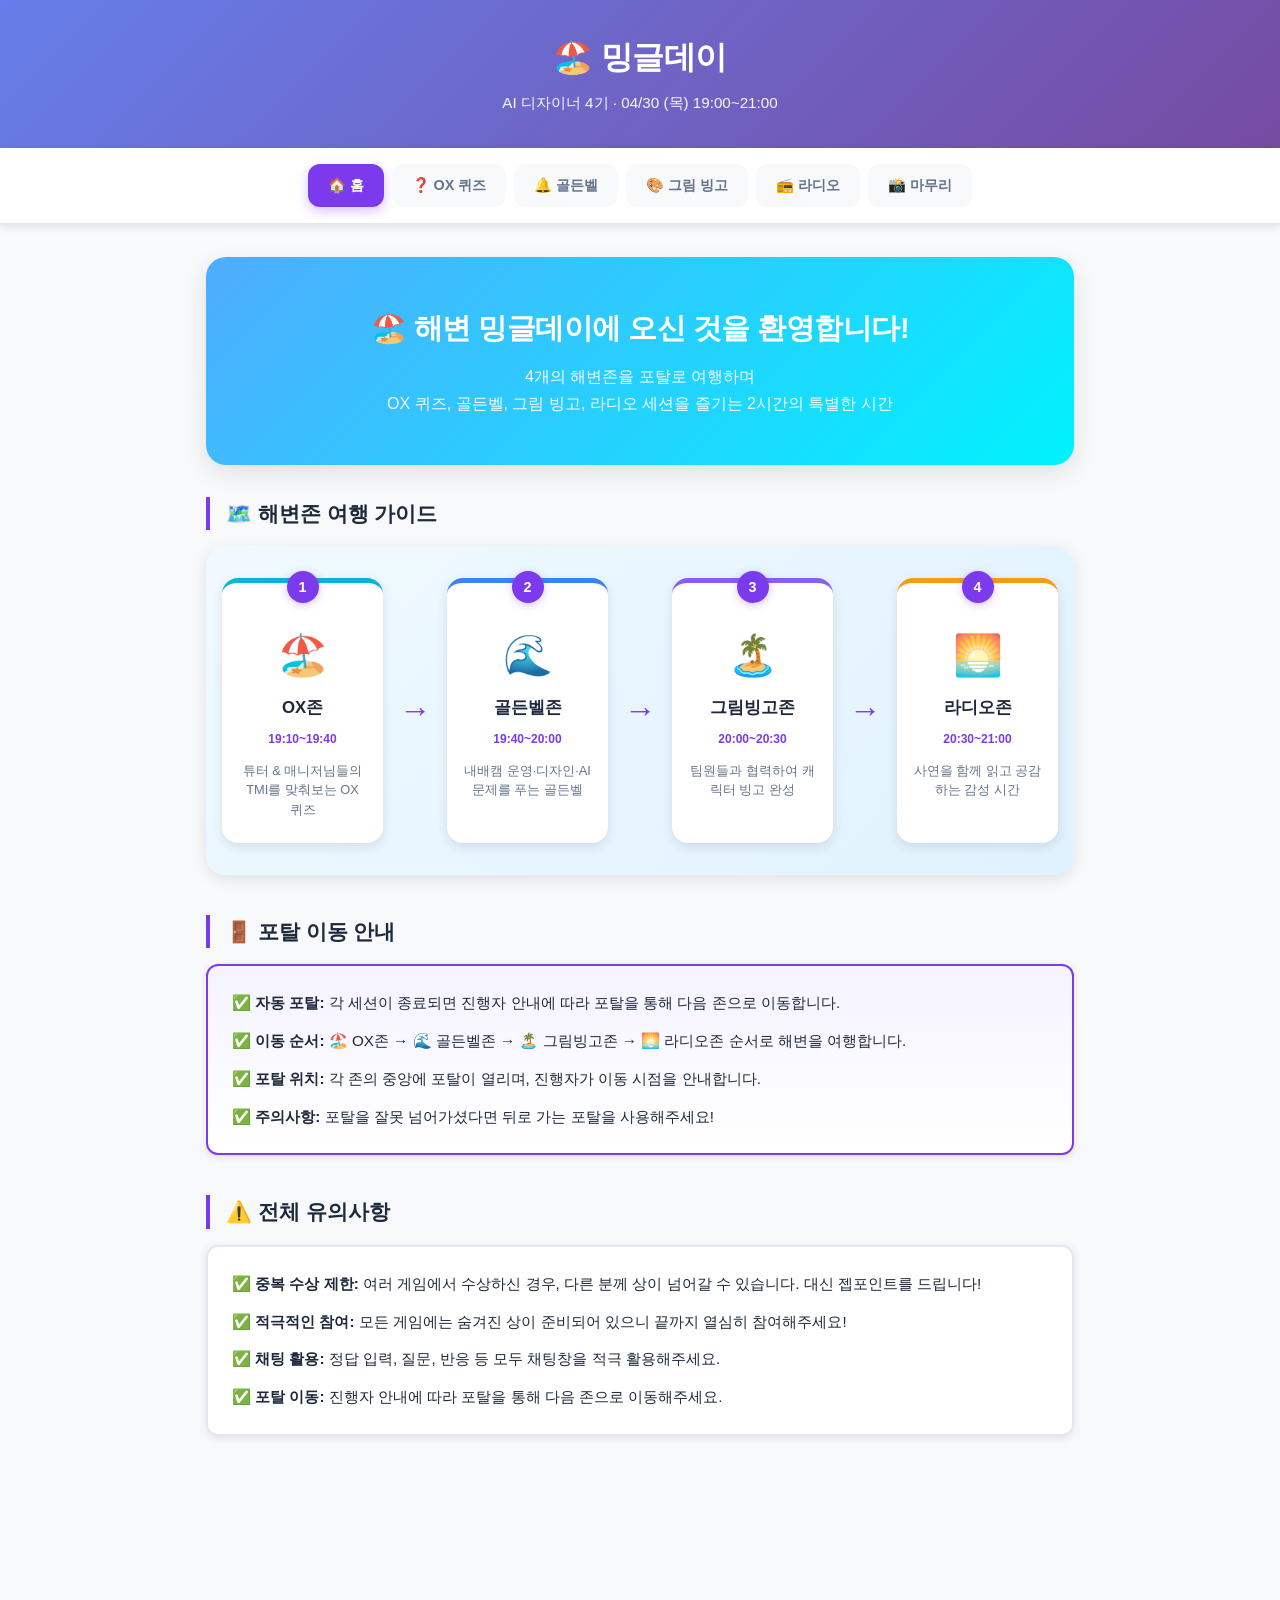
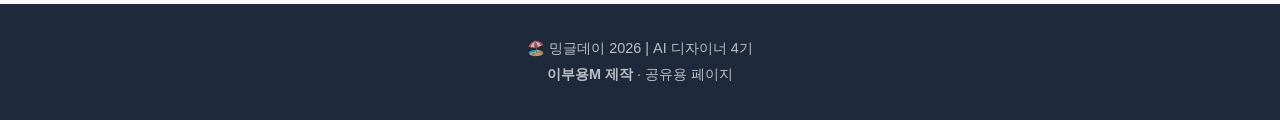
<file: index.html>
<!DOCTYPE html>
<html lang="ko">
<head>
  <meta charset="UTF-8"/>
  <meta name="viewport" content="width=device-width, initial-scale=1.0"/>
  <title>🎉 밍글데이 가이드</title>
  <link rel="stylesheet" href="css/style.css"/>
</head>
<body>
  
  <!-- 헤더 -->
  <header class="header">
    <div class="header-inner">
      <h1 class="logo">🏖️ 밍글데이</h1>
      <p class="subtitle">AI 디자이너 4기 · 04/30 (목) 19:00~21:00</p>
    </div>
  </header>

  <!-- 네비게이션 탭 -->
  <nav class="nav-tabs">
    <button class="tab-btn active" data-tab="home">🏠 홈</button>
    <button class="tab-btn" data-tab="ox">❓ OX 퀴즈</button>
    <button class="tab-btn" data-tab="bell">🔔 골든벨</button>
    <button class="tab-btn" data-tab="bingo">🎨 그림 빙고</button>
    <button class="tab-btn" data-tab="radio">📻 라디오</button>
    <button class="tab-btn" data-tab="close">📸 마무리</button>
  </nav>

  <!-- 메인 컨텐츠 -->
  <main class="main-content">

    <!-- 홈 -->
    <section id="home" class="tab-content active">
      <div class="hero">
        <h2>🏖️ 해변 밍글데이에 오신 것을 환영합니다!</h2>
        <p>4개의 해변존을 포탈로 여행하며<br>OX 퀴즈, 골든벨, 그림 빙고, 라디오 세션을 즐기는 2시간의 특별한 시간</p>
      </div>

      <div class="section">
        <h3 class="section-title">🗺️ 해변존 여행 가이드</h3>
        <div class="zone-journey">
          <div class="zone-card zone-ox">
            <div class="zone-number">1</div>
            <div class="zone-icon">🏖️</div>
            <div class="zone-name">OX존</div>
            <div class="zone-time">19:10~19:40</div>
            <div class="zone-desc">튜터 & 매니저님들의 TMI를 맞춰보는 OX 퀴즈</div>
          </div>
          <div class="zone-arrow">→</div>
          <div class="zone-card zone-bell">
            <div class="zone-number">2</div>
            <div class="zone-icon">🌊</div>
            <div class="zone-name">골든벨존</div>
            <div class="zone-time">19:40~20:00</div>
            <div class="zone-desc">내배캠 운영·디자인·AI 문제를 푸는 골든벨</div>
          </div>
          <div class="zone-arrow">→</div>
          <div class="zone-card zone-bingo">
            <div class="zone-number">3</div>
            <div class="zone-icon">🏝️</div>
            <div class="zone-name">그림빙고존</div>
            <div class="zone-time">20:00~20:30</div>
            <div class="zone-desc">팀원들과 협력하여 캐릭터 빙고 완성</div>
          </div>
          <div class="zone-arrow">→</div>
          <div class="zone-card zone-radio">
            <div class="zone-number">4</div>
            <div class="zone-icon">🌅</div>
            <div class="zone-name">라디오존</div>
            <div class="zone-time">20:30~21:00</div>
            <div class="zone-desc">사연을 함께 읽고 공감하는 감성 시간</div>
          </div>
        </div>
      </div>

      <div class="section">
        <h3 class="section-title">🚪 포탈 이동 안내</h3>
        <div class="rule-box important">
          <p>✅ <strong>자동 포탈:</strong> 각 세션이 종료되면 진행자 안내에 따라 포탈을 통해 다음 존으로 이동합니다.</p>
          <p>✅ <strong>이동 순서:</strong> 🏖️ OX존 → 🌊 골든벨존 → 🏝️ 그림빙고존 → 🌅 라디오존 순서로 해변을 여행합니다.</p>
          <p>✅ <strong>포탈 위치:</strong> 각 존의 중앙에 포탈이 열리며, 진행자가 이동 시점을 안내합니다.</p>
          <p>✅ <strong>주의사항:</strong> 포탈을 잘못 넘어가셨다면 뒤로 가는 포탈을 사용해주세요!</p>
        </div>
      </div>

      <div class="section">
        <h3 class="section-title">⚠️ 전체 유의사항</h3>
        <div class="rule-box">
          <p>✅ <strong>중복 수상 제한:</strong> 여러 게임에서 수상하신 경우, 다른 분께 상이 넘어갈 수 있습니다. 대신 젭포인트를 드립니다!</p>
          <p>✅ <strong>적극적인 참여:</strong> 모든 게임에는 숨겨진 상이 준비되어 있으니 끝까지 열심히 참여해주세요!</p>
          <p>✅ <strong>채팅 활용:</strong> 정답 입력, 질문, 반응 등 모두 채팅창을 적극 활용해주세요.</p>
          <p>✅ <strong>포탈 이동:</strong> 진행자 안내에 따라 포탈을 통해 다음 존으로 이동해주세요.</p>
        </div>
      </div>
    </section>

    <!-- OX 퀴즈 -->
    <section id="ox" class="tab-content">
      <div class="hero-small">
        <h2>❓ OX 퀴즈 (TMI)</h2>
        <p>튜터 & 매니저님들의 TMI를 맞춰보세요!</p>
        <div class="time-badge">⏱️ 19:10~19:40 (30분) | 📍 🏖️ OX존</div>
      </div>

      <div class="section">
        <h3 class="section-title">📋 게임 규칙</h3>
        <div class="rule-box">
          <p>✅ <strong>문제 출제:</strong> 진행자가 튜터 & 매니저님들의 TMI 문제를 출제합니다.</p>
          <p>✅ <strong>이동 시간:</strong> 문제를 듣고 10초 안에 O 또는 X 구역으로 이동해주세요.</p>
          <p>✅ <strong>탈락 처리:</strong> 오답 구역에 있거나 제자리에 있으면 즉시 탈락됩니다.</p>
          <p>✅ <strong>최종 생존:</strong> 마지막까지 살아남은 생존자가 우승자입니다!</p>
        </div>
      </div>

      <div class="section">
        <h3 class="section-title">🎮 진행 방식</h3>
        <div class="steps">
          <div class="step">
            <div class="step-num">1</div>
            <div class="step-text"><strong>문제 출제:</strong> 진행자가 TMI 문제를 읽어줍니다.</div>
          </div>
          <div class="step">
            <div class="step-num">2</div>
            <div class="step-text"><strong>이동 (10초):</strong> O라고 생각하면 O구역, X라고 생각하면 X구역으로 이동!</div>
          </div>
          <div class="step">
            <div class="step-num">3</div>
            <div class="step-text"><strong>정답 발표:</strong> 진행자가 정답을 공개하고 오답자는 탈락 처리됩니다.</div>
          </div>
          <div class="step">
            <div class="step-num">4</div>
            <div class="step-text"><strong>반복 진행:</strong> 최후의 생존자가 남을 때까지 계속 진행합니다.</div>
          </div>
          <div class="step">
            <div class="step-num">5</div>
            <div class="step-text"><strong>포탈 이동:</strong> 게임 종료 후 🌊 골든벨존으로 포탈 이동합니다!</div>
          </div>
        </div>
      </div>

      <div class="alert alert-warning">
        ⚠️ <strong>중요!</strong> 제자리에 있으면 자동 탈락 처리됩니다. 반드시 O 또는 X 구역으로 이동해주세요!
      </div>

    </section>

    <!-- 골든벨 -->
    <section id="bell" class="tab-content">
      <div class="hero-small">
        <h2>🔔 퀴즈 골든벨</h2>
        <p>내배캠 운영·디자인·AI 문제를 풀어보세요!</p>
        <div class="time-badge">⏱️ 19:40~20:00 (20분) | 📍 🌊 골든벨존</div>
      </div>

      <div class="section">
        <h3 class="section-title">⚠️ 입력 규칙 (매우 중요!)</h3>
        <div class="rule-box important">
          <p><strong>① 숫자만 입력 문제</strong> → 단위(%, 시, 일 등) 빼고 숫자만 입력하세요!</p>
          <p style="margin-left: 1.5rem; color: var(--text-light); font-size: 0.9rem;">예) "8일" ❌ → "8" ⭕</p>
          
          <p><strong>② 한글 입력 문제</strong> → 힌트에 표시된 글자 수 그대로 입력하세요!</p>
          <p style="margin-left: 1.5rem; color: var(--text-light); font-size: 0.9rem;">예) 한글 2글자 → "그림" / 한글 4글자 → "사자성어"</p>
          
          <p><strong>③ 영어 입력 문제</strong> → 대소문자 구분 없이 입력 가능합니다.</p>
          <p style="margin-left: 1.5rem; color: var(--text-light); font-size: 0.9rem;">예) "HELLO WORLD" ⭕ "hello world" ⭕ 모두 정답!</p>
          
          <p><strong>④ 띄어쓰기</strong> → 띄어쓰기 여부는 상관없이 인정됩니다.</p>
          <p style="margin-left: 1.5rem; color: var(--text-light); font-size: 0.9rem;">예) "바나나 나무" ⭕ "바나나나무" ⭕</p>
          
          <p class="warning">⚠️ 한 글자라도 다르면 오답 처리됩니다! 힌트를 꼭 확인하세요!</p>
        </div>
      </div>

      <div class="section">
        <h3 class="section-title">🎮 진행 방식</h3>
        <div class="steps">
          <div class="step">
            <div class="step-num">1</div>
            <div class="step-text"><strong>문제 출제:</strong> ZEP 미니게임으로 문제가 자동 출제됩니다.</div>
          </div>
          <div class="step">
            <div class="step-num">2</div>
            <div class="step-text"><strong>정답 입력 (20초):</strong> 미니게임 창에 정답을 입력하세요. 입력 규칙을 꼭 확인하세요!</div>
          </div>
          <div class="step">
            <div class="step-num">3</div>
            <div class="step-text"><strong>정답 공개:</strong> 진행자가 정답을 발표하고 오답자는 자동 탈락됩니다.</div>
          </div>
          <div class="step">
            <div class="step-num">4</div>
            <div class="step-text"><strong>최종 생존:</strong> 마지막까지 남을 때까지 골든벨을 진행합니다.</div>
          </div>
          <div class="step">
            <div class="step-num">5</div>
            <div class="step-text"><strong>포탈 이동:</strong> 게임 종료 후 🏝️ 그림빙고존으로 포탈 이동합니다!</div>
          </div>
        </div>
      </div>

      <div class="alert alert-warning">
        ⚠️ <strong>주의!</strong> 생존자가 적게 남으면 힌트 없이 진행될 수 있습니다. 집중해주세요!
      </div>

    </section>

    <!-- 그림 빙고 -->
    <section id="bingo" class="tab-content">
      <div class="hero-small">
        <h2>🎨 그림 빙고</h2>
        <p>팀원들과 협력해서 빙고를 완성하세요!</p>
        <div class="time-badge">⏱️ 20:00~20:30 (30분) | 📍 🏝️ 그림빙고존</div>
      </div>

      <div class="section">
        <h3 class="section-title">📋 게임 규칙</h3>
        <div class="rule-box">
          <p>✅ <strong>팀 구성:</strong> 랜덤으로 팀이 구성됩니다 (총 24팀).</p>
          <p>✅ <strong>빙고판 제작:</strong> "실루엣만 봐도 알 수 있는 유명 캐릭터" 25개를 선정하고 직접 그려서 5×5 빙고판을 완성합니다.</p>
          <p>✅ <strong>게임 방식:</strong> 각 팀 팀장이 하이라이트로 돌아가며 캐릭터 이미지를 공개하고, 다른 팀들은 캐릭터명을 맞춥니다.</p>
          <p>✅ <strong>빙고 달성:</strong> 3빙고를 가장 먼저 완성한 팀이 우승!</p>
          <p>✅ <strong>스피드 점수:</strong> 캐릭터명을 가장 빨리 맞춘 팀은 스피드 점수 +1점을 받습니다.</p>
        </div>
      </div>

      <div class="section">
        <h3 class="section-title">🎨 사전 준비 (당일 오후 7시까지)</h3>
        <div class="prep-steps">
          <div class="prep-step">
            <div class="prep-num">1</div>
            <div class="prep-content">
              <div class="prep-title">팀 구성 (발표회 직후)</div>
              <div class="prep-desc">발표회가 끝나면 ZEP 스포트라이트로 랜덤 팀 배정을 진행합니다. 새로운 팀원들과 ZEP에서 인사하세요!</div>
            </div>
          </div>
          <div class="prep-step">
            <div class="prep-num">2</div>
            <div class="prep-content">
              <div class="prep-title">캐릭터 선정 (오후 5시까지)</div>
              <div class="prep-desc">팀원들과 함께 "실루엣만 봐도 알 수 있는 유명 캐릭터" 25개를 선정하고 매니저에게 슬랙으로 전송해 승인받으세요. (뽀로로, 미키마우스, 피카츄 등)<br><strong style="color: var(--warning);">⚠️ 매니저가 어렵다고 판단한 캐릭터는 제외 후 재선정해야 합니다!</strong></div>
            </div>
          </div>
          <div class="prep-step">
            <div class="prep-num">3</div>
            <div class="prep-content">
              <div class="prep-title">빙고판 그리기 (오후 7시까지)</div>
              <div class="prep-desc">승인받은 25개 캐릭터를 팀원들과 함께 직접 그려서 5×5 빙고판을 완성하세요!<br><strong style="color: var(--warning);">👉 AI·디지털·손그림 모두 가능 (AI의 경우 기존 캐릭터 그대로 뽑기보다 조금 독창적이게 표현하는걸 추천!)</strong></div>
              
              <!-- 피그마 링크 카드 -->
              <a href="https://drive.google.com/file/d/1Q66MlWIDL5dkJu9dzMzNxnnsAyKG8aI5/view?usp=drive_link" target="_blank" rel="noopener noreferrer" class="figma-card">
                <div class="figma-card-icon">🎨</div>
                <div class="figma-card-content">
                  <div class="figma-card-title">빙고판 양식 바로가기</div>
                  <div class="figma-card-desc">5×5 빙고판 템플릿 다운로드 (좌측 상단에서 이미지 다운로드)</div>
                </div>
                <div class="figma-card-arrow">→</div>
              </a>
            </div>
          </div>
          <div class="prep-step">
            <div class="prep-num">4</div>
            <div class="prep-content">
              <div class="prep-title">개별 이미지 저장 (필수!)</div>
              <div class="prep-desc">
                <strong style="color: #DC2626;">⚠️ 중요!</strong> 빙고판 완성 후, <strong>각 캐릭터를 개별 이미지로 저장</strong>해주세요!<br>
                • 팀장이 스포트라이트 화면공유 시 <strong>한 캐릭터씩 보여줘야</strong> 합니다.<br>
                • 25개 캐릭터 = 25개 개별 이미지 파일 필요<br>
                • 개별 이미지 미준비 시 스피드 게임은 진행 불가! (구두로 캐릭터 발표)
              </div>
            </div>
          </div>
          <div class="prep-step">
            <div class="prep-num">5</div>
            <div class="prep-content">
              <div class="prep-title">최종 제출 (오후 7시까지)</div>
              <div class="prep-desc">
                완성된 <strong>빙고판 전체 이미지</strong>와 <strong>25개 개별 캐릭터 이미지</strong>를 <strong>유재은 매니저</strong>에게 슬랙으로 제출하세요.<br>
                <strong style="color: #DC2626;">⚠️ 제출 후 수정 불가! (운영진이 즉시 복사본 저장)</strong>
              </div>
            </div>
          </div>
        </div>
      </div>

      <!-- 그림 예시 섹션 - 이미지 가로 배치 -->
      <div class="section">
        <h3 class="section-title">🖼️ 캐릭터 그림 예시</h3>
        <div class="rule-box" style="background: linear-gradient(to bottom, #FFF7ED, white); border-color: var(--warning);">
          <p style="font-weight: 700; color: var(--text); margin-bottom: 1.5rem; text-align: center; font-size: 1.05rem;">
            💡 이렇게 그려서 빙고판에 넣으면 됩니다!
          </p>
          
          <!-- 이미지 갤러리 (가로 배치) -->
          <div class="image-gallery-horizontal">
            <div class="gallery-item-horizontal">
              <img src="images/example-ai.png" alt="AI 생성 예시" class="gallery-img">
              <div class="gallery-label">
                <span class="gallery-badge ai">🤖 AI 생성</span>
                <p class="gallery-desc">피카소/추상화 스타일로 독창적 표현</p>
              </div>
            </div>
            
            <div class="gallery-item-horizontal">
              <img src="images/example-hand.png" alt="손그림 예시" class="gallery-img">
              <div class="gallery-label">
                <span class="gallery-badge hand">✏️ 손그림 / 디지털</span>
                <p class="gallery-desc">캐릭터 특징을 잘 표현</p>
              </div>
            </div>
          </div>
      
          <!-- 설명 텍스트 -->
          <div class="example-notes">
            <div class="note-item">
              <p><strong>✅ AI 생성:</strong> 기존 이미지 그대로 사용 ❌ / AI 툴로 재해석 ⭕</p>
            </div>
            <div class="note-item">
              <p><strong>✅ 손그림/디지털:</strong> 팀원들과 협력해서 완성!</p>
            </div>
          </div>
        </div>
      </div>

      <div class="section">
        <h3 class="section-title">🎯 캐릭터 예시</h3>
        <div class="character-examples">
          <div class="char-category">
            <div class="char-category-title">🇰🇷 한국 캐릭터</div>
            <div class="char-list">뽀로로, 펭수, 둘리, 짱구</div>
          </div>
          <div class="char-category">
            <div class="char-category-title">🇯🇵 일본 캐릭터</div>
            <div class="char-list">도라에몽, 토토로, 나루토, 루피, 커비, 헬로키티</div>
          </div>
          <div class="char-category">
            <div class="char-category-title">🇺🇸 미국 캐릭터</div>
            <div class="char-list">미키마우스, 스폰지밥, 미니언즈, 슈렉, 엘사, 심바, 버즈</div>
          </div>
          <div class="char-category">
            <div class="char-category-title">🎮 게임 캐릭터</div>
            <div class="char-list">피카츄, 마리오, 소닉</div>
          </div>
        </div>
        <p style="text-align: center; color: var(--text-light); font-size: 0.9rem; margin-top: 1rem;">
          💡 위 예시 외에도 다양한 캐릭터 선정 가능! 단, 매니저 승인 필수입니다.
        </p>
      </div>

      <div class="section">
        <h3 class="section-title">🎮 진행 방식</h3>
        <div class="steps">
          <div class="step">
            <div class="step-num">1</div>
            <div class="step-text"><strong>캐릭터 공개:</strong> 각 팀 팀장이 돌아가며 <strong>개별 캐릭터 이미지</strong>를 스포트라이트 화면공유로 하나씩 보여줍니다. (캐릭터명은 말하지 않음)</div>
          </div>
          <div class="step">
            <div class="step-num">2</div>
            <div class="step-text"><strong>캐릭터명 맞추기 (30초):</strong> 다른 팀들은 채팅창에 캐릭터명을 입력합니다. <strong>각 팀당 1번만 입력 가능!</strong> 가장 빨리 맞춘 팀은 스피드 점수 +1!</div>
          </div>
          <div class="step">
            <div class="step-num">3</div>
            <div class="step-text"><strong>빙고판 체크 (10초):</strong> 내 팀 빙고판에 해당 캐릭터가 있으면 체크하세요!</div>
          </div>
          <div class="step">
            <div class="step-num">4</div>
            <div class="step-text"><strong>빙고 달성:</strong> 3빙고를 완성하면 채팅창에 "빙고!!" + 팀명을 외치고 ZEP 빙고존으로 이동하세요!</div>
          </div>
          <div class="step">
            <div class="step-num">5</div>
            <div class="step-text"><strong>포탈 이동:</strong> 게임 종료 후 🌅 라디오존으로 포탈 이동합니다!</div>
          </div>
        </div>
      </div>

      <div class="section">
        <h3 class="section-title">🏆 시상 항목</h3>
        <div class="award-grid-small">
          <div class="award-small">🥇 빙고상 1등</div>
          <div class="award-small">🥈 빙고상 2등</div>
          <div class="award-small">⚡ 스피드상</div>
          <div class="award-small">⁉️ 히든상 3개</div>
        </div>
      </div>

      <div class="section">
        <h3 class="section-title">⚠️ 유의사항 (꼭 읽어주세요!)</h3>
        <div class="rule-box important">
          <p><strong>📅 제출 마감 시간 엄수</strong></p>
          <p style="margin-left: 1.5rem; font-size: 0.9rem;">• 캐릭터 승인: 오후 5시까지 (매니저 컨펌 필수)<br>• 빙고판 + 개별 이미지 최종 제출: 오후 7시까지 (유재은 매니저에게 슬랙 DM)<br>• 제출 후 수정 불가 (운영진이 즉시 복사본 저장)</p>
          
          <p><strong>🎨 그림 제작 규칙</strong></p>
          <p style="margin-left: 1.5rem; font-size: 0.9rem;">• 디지털 그림 또는 손그림 모두 가능<br>• 팀원들과 협력해서 25개 모두 완성해야 함<br>• <strong style="color: #DC2626;">개별 이미지 25개 필수 준비!</strong> (화면공유용)</p>
          
          <p><strong>✅ 캐릭터 승인 기준</strong></p>
          <p style="margin-left: 1.5rem; font-size: 0.9rem;">• "실루엣만 봐도 알 수 있는" 유명 캐릭터여야 함<br>• 매니저가 어렵다고 판단한 캐릭터는 제외 후 재선정<br>• 미승인 캐릭터는 당일 해당 빙고칸 무효 처리</p>
          
          <p><strong>👥 팀 참여도</strong></p>
          <p style="margin-left: 1.5rem; font-size: 0.9rem; color: #DC2626;">• 팀 내 참여도가 낮아 불만이 나오는 경우, 해당 인원은 수상 시에도 상품을 받을 수 없습니다.<br>• 모든 팀원이 골고루 참여할 수 있도록 역할을 분담해주세요!</p>
          
          <p><strong>🎯 당일 게임 규칙</strong></p>
          <p style="margin-left: 1.5rem; font-size: 0.9rem;">• 각 팀은 캐릭터명 입력 시 1번만 입력 가능 (중복 입력 불가)<br>• 3빙고 달성 시 즉시 채팅창에 "빙고!!" + 팀명 입력<br>• ZEP 빙고존 도착 순서대로 순위 확정 (동시 도착 시 채팅 타임스탬프 기준)</p>
          
          <p><strong>🏆 시상 기준</strong></p>
          <p style="margin-left: 1.5rem; font-size: 0.9rem;">• 빙고상 1등/2등: 3빙고 달성 + 검증 완료 순서<br>• 스피드상: 채팅 정답 누적 횟수 1위 팀 (빙고상 수상팀 제외)<br>• 숨겨진 히든상 3개!</p>
        </div>
      </div>

      <div class="alert alert-info">
        💡 <strong>Tip:</strong> 빙고, 스피드상을 못받아도 3개의 숨겨진 상이 추가로 준비되어 있으니 끝까지 열심히 참여해주세요!
      </div>

      <div class="alert alert-warning">
        ⚠️ <strong>중요!</strong> 빙고판 + 개별 이미지 미제출 시 팀 전체 인원이 게임 참여가 불가능합니다. 반드시 오후 7시까지 제출해주세요!
      </div>
    </section>

    <!-- 라디오 세션 -->
    <section id="radio" class="tab-content">
      <div class="hero-small">
        <h2>📻 라디오 세션</h2>
        <p>여러분의 사연을 함께 읽고 공감하는 시간</p>
        <div class="time-badge">⏱️ 20:30~20:55 (25분) | 📍 🌅 라디오존</div>
      </div>

      <div class="section">
        <h3 class="section-title">📝 세션 소개</h3>
        <div class="rule-box">
          <p>✅ <strong>사연 소개:</strong> 사전에 제출된 사연을 익명으로 소개합니다.</p>
          <p>✅ <strong>진행 방식:</strong> 6~7개 사연을 읽고, 각 사연마다 짧은 노래를 함께 들으며 감성을 나눕니다.</p>
          <p>✅ <strong>투표:</strong> 세션 종료 후 투표를 통해 수상자를 선정합니다.</p>
        </div>
      </div>

      <div class="section">
        <h3 class="section-title">🎮 진행 방식</h3>
        <div class="steps">
          <div class="step">
            <div class="step-num">1</div>
            <div class="step-text"><strong>오프닝:</strong> 라디오 세션 소개 및 투표 방법 안내</div>
          </div>
          <div class="step">
            <div class="step-num">2</div>
            <div class="step-text"><strong>사연 진행:</strong> 사연 낭독 → 다같이 노래 감상</div>
          </div>
          <div class="step">
            <div class="step-num">3</div>
            <div class="step-text"><strong>투표 (총 4개의 익명 투표 실시간 진행):</strong> ZEP 투표를 통해 마음에 드는 사연에 투표하세요!</div>
          </div>
          <div class="step">
            <div class="step-num">4</div>
            <div class="step-text"><strong>시상 발표:</strong> 투표 결과에 따라 수상자를 발표합니다.</div>
          </div>
        </div>
      </div>

      <div class="section">
        <h3 class="section-title">🏆 시상 항목 & 선정 기준</h3>
        
        <!-- 공감상 -->
        <div class="award-detail-card">
          <div class="award-detail-header">
            <div class="award-detail-icon">💙</div>
            <div class="award-detail-title">공감상</div>
          </div>
          <div class="award-detail-content">
            <div class="award-detail-criteria">
              <strong>기준:</strong> 많은 사람들이 "나도 그래", "이거 완전 내 얘기"라고 느낄 수 있는 사연
            </div>
            <div class="award-detail-point">
              <strong>평가 포인트:</strong> 공통된 경험, 보편적 감정, 캠프 생활의 리얼함
            </div>
          </div>
        </div>

        <!-- 웃음상 -->
        <div class="award-detail-card">
          <div class="award-detail-header">
            <div class="award-detail-icon">😂</div>
            <div class="award-detail-title">웃음상</div>
          </div>
          <div class="award-detail-content">
            <div class="award-detail-criteria">
              <strong>기준:</strong> 읽는 내내 웃음이 나오고, 분위기를 밝게 만드는 사연
            </div>
            <div class="award-detail-point">
              <strong>평가 포인트:</strong> 유머 감각, 상황의 재치, 웃긴 에피소드
            </div>
          </div>
        </div>

        <!-- 감동상 -->
        <div class="award-detail-card">
          <div class="award-detail-header">
            <div class="award-detail-icon">🌟</div>
            <div class="award-detail-title">감동상</div>
          </div>
          <div class="award-detail-content">
            <div class="award-detail-criteria">
              <strong>기준:</strong> 진심이 느껴지고, 마음이 따뜻해지는 사연
            </div>
            <div class="award-detail-point">
              <strong>평가 포인트:</strong> 진정성, 감사의 마음, 성장 스토리
            </div>
          </div>
        </div>

        <!-- 베스트 OST상 -->
        <div class="award-detail-card">
          <div class="award-detail-header">
            <div class="award-detail-icon">🎵</div>
            <div class="award-detail-title">베스트 OST상</div>
          </div>
          <div class="award-detail-content">
            <div class="award-detail-criteria">
              <strong>기준:</strong> 사연과 노래의 매칭이 가장 완벽한 사연
            </div>
            <div class="award-detail-point">
              <strong>평가 포인트:</strong> 노래 선곡 센스, 사연과의 조화, 노래 설명의 디테일
            </div>
          </div>
        </div>
      </div>

    </section>

    <!-- 마무리 -->
    <section id="close" class="tab-content">
      <div class="hero-small">
        <h2>📸 단체 사진 & 마무리</h2>
        <p>즐거운 시간 함께해주셔서 감사합니다!</p>
        <div class="time-badge">⏱️ 20:55~21:00 (5분) | 📍 🌅 라디오존</div>
      </div>

      <div class="section">
        <h3 class="section-title">📸 단체 사진 촬영</h3>
        <div class="rule-box">
          <p>✅ <strong>촬영 장소:</strong> 라디오존에서 전체 단체 사진을 촬영합니다.</p>
          <p>✅ <strong>자리 배치:</strong> 진행자 안내에 따라 자리를 이동해주세요.</p>
          <p>✅ <strong>사진 공유:</strong> 촬영된 사진은 추후 슬랙을 통해 공유됩니다.</p>
        </div>
      </div>

      <div class="section">
        <h3 class="section-title">🎉 마무리 인사</h3>
        <div class="closing-message">
          <p>오늘 밍글데이에 참여해주셔서 진심으로 감사드립니다!</p>
          <p>OX 퀴즈, 골든벨, 그림 빙고, 라디오 세션까지<br>4개의 해변존을 여행하며 함께 웃고 즐긴 소중한 추억을 만들어주셨습니다 💜</p>
          <p>앞으로도 함께 성장하고 응원하는 동료가 되어주세요!</p>
          <p class="signature">— 내일배움캠프 AI 디자이너 4기 운영진 일동</p>
        </div>
      </div>

      <div class="section">
        <h3 class="section-title">🎁 상품 지급 안내</h3>
        <div class="rule-box">
          <p>✅ <strong>기프티콘:</strong> 수상자분들께는 연락처로 기프티콘을 전달드립니다.</p>
          <p>✅ <strong>젭포인트:</strong> 젭포인트는 금요일에 일괄 지급 예정입니다.<br>지급 받은 내역이 없다면 포인트 내역을 캡쳐해서 매니저에게 슬랙으로 보내주세요.</p>
          <p>✅ <strong>지급 시기:</strong> 기프티콘은 다음주 금요일(05/08)까지 최대한 지급드릴 예정입니다</p>
        </div>
      </div>
    </section>

  </main>

  <!-- 푸터 -->
  <footer class="footer">
    <p>🏖️ 밍글데이 2026 | AI 디자이너 4기</p>
    <p><strong>이부용M 제작</strong> · 공유용 페이지</p>
  </footer>

  <script src="js/app.js"></script>
</body>
</html>
</file>
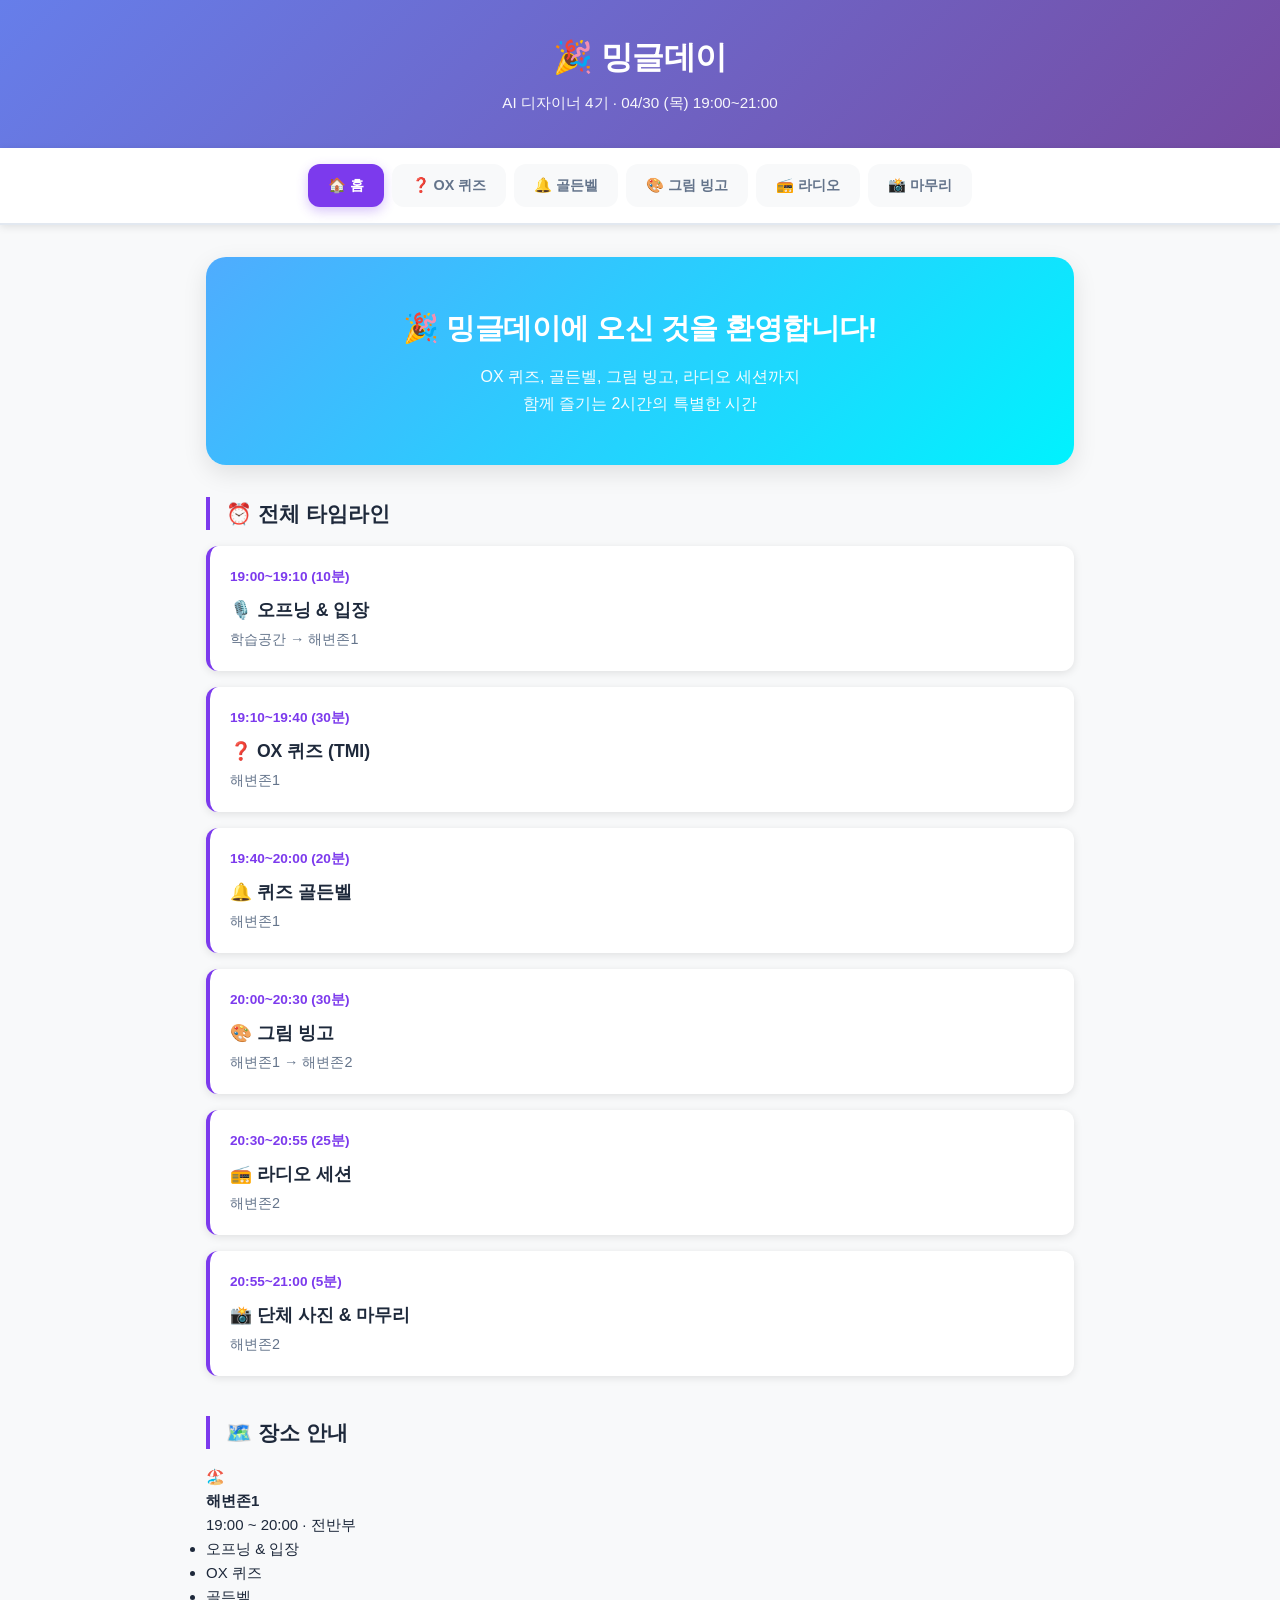
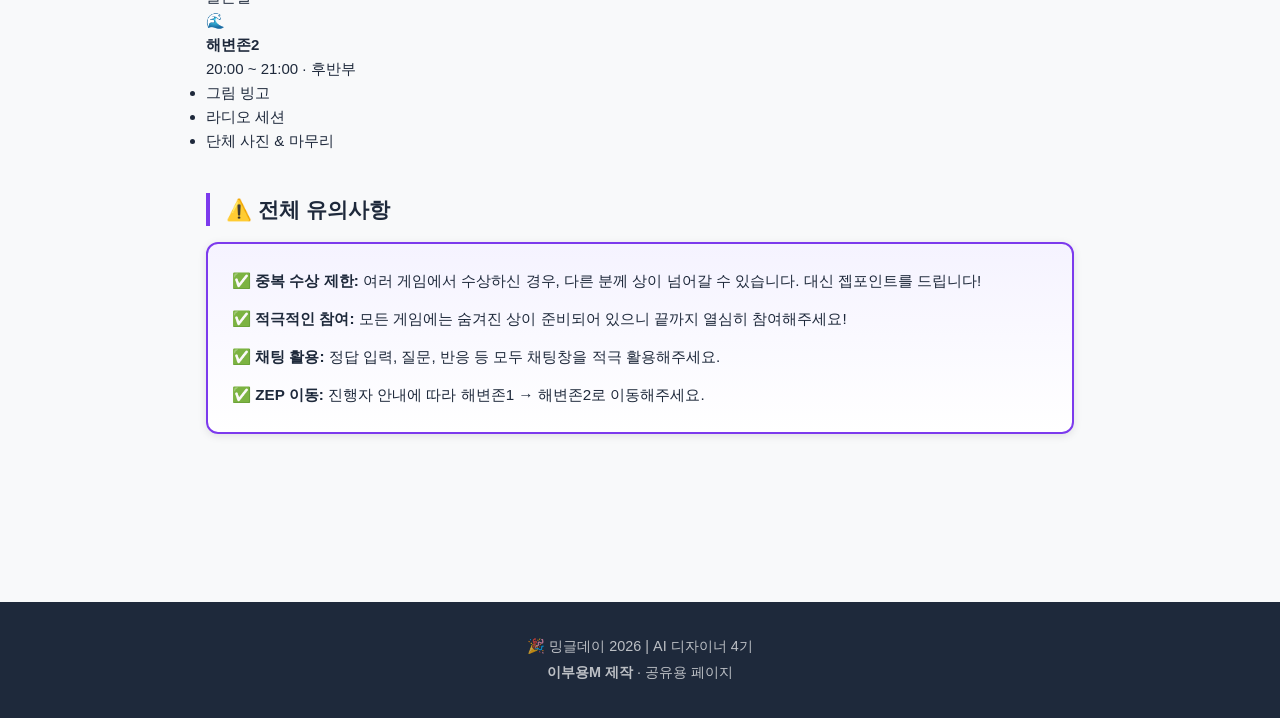
<file: index-after.html>
<!DOCTYPE html>
<html lang="ko">
<head>
  <meta charset="UTF-8"/>
  <meta name="viewport" content="width=device-width, initial-scale=1.0"/>
  <title>🎉 밍글데이 가이드</title>
  <link rel="stylesheet" href="css/style.css"/>
</head>
<body>
  
  <!-- 헤더 -->
  <header class="header">
    <div class="header-inner">
      <h1 class="logo">🎉 밍글데이</h1>
      <p class="subtitle">AI 디자이너 4기 · 04/30 (목) 19:00~21:00</p>
    </div>
  </header>

  <!-- 네비게이션 탭 -->
  <nav class="nav-tabs">
    <button class="tab-btn active" data-tab="home">🏠 홈</button>
    <button class="tab-btn" data-tab="ox">❓ OX 퀴즈</button>
    <button class="tab-btn" data-tab="bell">🔔 골든벨</button>
    <button class="tab-btn" data-tab="bingo">🎨 그림 빙고</button>
    <button class="tab-btn" data-tab="radio">📻 라디오</button>
    <button class="tab-btn" data-tab="close">📸 마무리</button>
  </nav>

  <!-- 메인 컨텐츠 -->
  <main class="main-content">

    <!-- 홈 -->
    <section id="home" class="tab-content active">
      <div class="hero">
        <h2>🎉 밍글데이에 오신 것을 환영합니다!</h2>
        <p>OX 퀴즈, 골든벨, 그림 빙고, 라디오 세션까지<br>함께 즐기는 2시간의 특별한 시간</p>
      </div>

      <div class="section">
        <h3 class="section-title">⏰ 전체 타임라인</h3>
        <div class="timeline">
          <div class="timeline-item">
            <div class="time">19:00~19:10 (10분)</div>
            <div class="event">🎙️ 오프닝 & 입장</div>
            <div class="location">학습공간 → 해변존1</div>
          </div>
          <div class="timeline-item">
            <div class="time">19:10~19:40 (30분)</div>
            <div class="event">❓ OX 퀴즈 (TMI)</div>
            <div class="location">해변존1</div>
          </div>
          <div class="timeline-item">
            <div class="time">19:40~20:00 (20분)</div>
            <div class="event">🔔 퀴즈 골든벨</div>
            <div class="location">해변존1</div>
          </div>
          <div class="timeline-item">
            <div class="time">20:00~20:30 (30분)</div>
            <div class="event">🎨 그림 빙고</div>
            <div class="location">해변존1 → 해변존2</div>
          </div>
          <div class="timeline-item">
            <div class="time">20:30~20:55 (25분)</div>
            <div class="event">📻 라디오 세션</div>
            <div class="location">해변존2</div>
          </div>
          <div class="timeline-item">
            <div class="time">20:55~21:00 (5분)</div>
            <div class="event">📸 단체 사진 & 마무리</div>
            <div class="location">해변존2</div>
          </div>
        </div>
      </div>

      <div class="section">
        <h3 class="section-title">🗺️ 장소 안내</h3>
        <div class="map-grid">
          <div class="map-card beach1">
            <div class="map-icon">🏖️</div>
            <h4>해변존1</h4>
            <p>19:00 ~ 20:00 · 전반부</p>
            <ul>
              <li>오프닝 & 입장</li>
              <li>OX 퀴즈</li>
              <li>골든벨</li>
            </ul>
          </div>
          <div class="map-card beach2">
            <div class="map-icon">🌊</div>
            <h4>해변존2</h4>
            <p>20:00 ~ 21:00 · 후반부</p>
            <ul>
              <li>그림 빙고</li>
              <li>라디오 세션</li>
              <li>단체 사진 & 마무리</li>
            </ul>
          </div>
        </div>
      </div>

      <div class="section">
        <h3 class="section-title">⚠️ 전체 유의사항</h3>
        <div class="rule-box important">
          <p>✅ <strong>중복 수상 제한:</strong> 여러 게임에서 수상하신 경우, 다른 분께 상이 넘어갈 수 있습니다. 대신 젭포인트를 드립니다!</p>
          <p>✅ <strong>적극적인 참여:</strong> 모든 게임에는 숨겨진 상이 준비되어 있으니 끝까지 열심히 참여해주세요!</p>
          <p>✅ <strong>채팅 활용:</strong> 정답 입력, 질문, 반응 등 모두 채팅창을 적극 활용해주세요.</p>
          <p>✅ <strong>ZEP 이동:</strong> 진행자 안내에 따라 해변존1 → 해변존2로 이동해주세요.</p>
        </div>
      </div>
    </section>

    <!-- OX 퀴즈 -->
    <section id="ox" class="tab-content">
      <div class="hero-small">
        <h2>❓ OX 퀴즈 (TMI)</h2>
        <p>튜터 & 매니저님들의 TMI를 맞춰보세요!</p>
        <div class="time-badge">⏱️ 19:10~19:40 (30분) | 📍 해변존1</div>
      </div>

      <div class="section">
        <h3 class="section-title">📋 게임 규칙</h3>
        <div class="rule-box">
          <p>✅ <strong>문제 출제:</strong> 진행자가 튜터 & 매니저님들의 TMI 문제를 출제합니다.</p>
          <p>✅ <strong>이동 시간:</strong> 문제를 듣고 15초 안에 O 또는 X 구역으로 이동해주세요.</p>
          <p>✅ <strong>탈락 처리:</strong> 오답 구역에 있거나 제자리에 있으면 즉시 탈락됩니다.</p>
          <p>✅ <strong>최종 생존:</strong> 마지막까지 살아남은 생존자가 우승자입니다!</p>
        </div>
      </div>

      <div class="section">
        <h3 class="section-title">🎮 진행 방식</h3>
        <div class="steps">
          <div class="step">
            <div class="step-num">1</div>
            <div class="step-text"><strong>문제 출제:</strong> 진행자가 TMI 문제를 읽어줍니다.</div>
          </div>
          <div class="step">
            <div class="step-num">2</div>
            <div class="step-text"><strong>이동 (15초):</strong> O라고 생각하면 O구역, X라고 생각하면 X구역으로 이동!</div>
          </div>
          <div class="step">
            <div class="step-num">3</div>
            <div class="step-text"><strong>정답 발표:</strong> 진행자가 정답을 공개하고 오답자는 탈락 처리됩니다.</div>
          </div>
          <div class="step">
            <div class="step-num">4</div>
            <div class="step-text"><strong>반복 진행:</strong> 최후의 생존자가 남을 때까지 계속 진행합니다.</div>
          </div>
        </div>
      </div>

      <div class="alert alert-warning">
        ⚠️ <strong>중요!</strong> 제자리에 있으면 자동 탈락 처리됩니다. 반드시 O 또는 X 구역으로 이동해주세요!
      </div>

    </section>

    <!-- 골든벨 -->
    <section id="bell" class="tab-content">
      <div class="hero-small">
        <h2>🔔 퀴즈 골든벨</h2>
        <p>내배캠 운영·디자인·AI 문제를 풀어보세요!</p>
        <div class="time-badge">⏱️ 19:40~20:00 (20분) | 📍 해변존1</div>
      </div>

      <div class="section">
        <h3 class="section-title">⚠️ 입력 규칙 (매우 중요!)</h3>
        <div class="rule-box important">
          <p><strong>① 숫자만 입력 문제</strong> → 단위(%, 시, 일 등) 빼고 숫자만 입력하세요!</p>
          <p style="margin-left: 1.5rem; color: var(--text-light); font-size: 0.9rem;">예) "8일" ❌ → "8" ⭕</p>
          
          <p><strong>② 한글 입력 문제</strong> → 힌트에 표시된 글자 수 그대로 입력하세요!</p>
          <p style="margin-left: 1.5rem; color: var(--text-light); font-size: 0.9rem;">예) 한글 2글자 → "그림" / 한글 4글자 → "사자성어"</p>
          
          <p><strong>③ 영어 입력 문제</strong> → 대소문자 구분 없이 입력 가능합니다.</p>
          <p style="margin-left: 1.5rem; color: var(--text-light); font-size: 0.9rem;">예) "HELLO WORLD" ⭕ "hello world" ⭕ 모두 정답!</p>
          
          <p><strong>④ 띄어쓰기</strong> → 띄어쓰기 여부는 상관없이 인정됩니다.</p>
          <p style="margin-left: 1.5rem; color: var(--text-light); font-size: 0.9rem;">예) "바나나 나무" ⭕ "바나나나무" ⭕</p>
          
          <p class="warning">⚠️ 한 글자라도 다르면 오답 처리됩니다! 힌트를 꼭 확인하세요!</p>
        </div>
      </div>

      <div class="section">
        <h3 class="section-title">🎮 진행 방식</h3>
        <div class="steps">
          <div class="step">
            <div class="step-num">1</div>
            <div class="step-text"><strong>문제 출제:</strong> ZEP 미니게임으로 문제가 자동 출제됩니다.</div>
          </div>
          <div class="step">
            <div class="step-num">2</div>
            <div class="step-text"><strong>정답 입력 (15초):</strong> 미니게임 창에 정답을 입력하세요. 입력 규칙을 꼭 확인하세요!</div>
          </div>
          <div class="step">
            <div class="step-num">3</div>
            <div class="step-text"><strong>정답 공개:</strong> 진행자가 정답을 발표하고 오답자는 자동 탈락됩니다.</div>
          </div>
          <div class="step">
            <div class="step-num">4</div>
            <div class="step-text"><strong>최종 생존:</strong> 마지막까지 남을 때까지 골든벨을 진행합니다.</div>
          </div>
        </div>
      </div>

      <div class="alert alert-warning">
        ⚠️ <strong>주의!</strong> 생존자가 적게 남으면 힌트 없이 진행될 수 있습니다. 집중해주세요!
      </div>

    </section>

    <!-- 그림 빙고 -->
    <section id="bingo" class="tab-content">
      <div class="hero-small">
        <h2>🎨 그림 빙고</h2>
        <p>팀원들과 협력해서 빙고를 완성하세요!</p>
        <div class="time-badge">⏱️ 20:00~20:30 (30분) | 📍 해변존1 → 해변존2</div>
      </div>

      <div class="section">
        <h3 class="section-title">📋 게임 규칙</h3>
        <div class="rule-box">
          <p>✅ <strong>팀 구성:</strong> 랜덤으로 6명씩 1팀으로 구성됩니다 (총 22팀).</p>
          <p>✅ <strong>빙고판 제작:</strong> "실루엣만 봐도 알 수 있는 유명 캐릭터" 25개를 선정하고 직접 그려서 5×5 빙고판을 완성합니다.</p>
          <p>✅ <strong>게임 방식:</strong> 각 팀 팀장이 돌아가며 캐릭터 이미지를 공개하고, 다른 팀들은 캐릭터명을 맞춥니다.</p>
          <p>✅ <strong>빙고 달성:</strong> 3빙고를 가장 먼저 완성한 팀이 우승!</p>
          <p>✅ <strong>스피드 점수:</strong> 캐릭터명을 가장 빨리 맞춘 팀은 스피드 점수 +1점을 받습니다.</p>
        </div>
      </div>

      <div class="section">
        <h3 class="section-title">🎨 사전 준비 (당일 오후 7시까지)</h3>
        <div class="prep-steps">
          <div class="prep-step">
            <div class="prep-num">1</div>
            <div class="prep-content">
              <div class="prep-title">팀 구성 (발표회 직후)</div>
              <div class="prep-desc">발표회가 끝나면 ZEP 스포트라이트로 랜덤 팀 배정을 진행합니다. 새로운 팀원들과 ZEP에서 인사하세요!</div>
            </div>
          </div>
          <div class="prep-step">
            <div class="prep-num">2</div>
            <div class="prep-content">
              <div class="prep-title">캐릭터 선정 (오후 5시까지)</div>
              <div class="prep-desc">팀원들과 함께 "실루엣만 봐도 알 수 있는 유명 캐릭터" 25개를 선정하고 매니저에게 슬랙으로 전송해 승인받으세요. (뽀로로, 미키마우스, 피카츄 등)<br><strong style="color: var(--warning);">⚠️ 매니저가 어렵다고 판단한 캐릭터는 제외 후 재선정해야 합니다!</strong></div>
            </div>
          </div>
          <div class="prep-step">
            <div class="prep-num">3</div>
            <div class="prep-content">
              <div class="prep-title">빙고판 그리기 (오후 7시까지)</div>
              <div class="prep-desc">승인받은 25개 캐릭터를 팀원들과 함께 직접 그려서 5×5 빙고판을 완성하세요!<br><strong style="color: var(--warning);">👉 AI·디지털·손그림 모두 가능 (AI의 경우 기존 캐릭터 그대로 뽑기보다 조금 독창적이게 표현하는걸 추천!)</strong></div>
              
              <!-- 피그마 링크 카드 -->
              <a href="https://www.figma.com/design/빙고판링크" target="_blank" rel="noopener noreferrer" class="figma-card">
                <div class="figma-card-icon">🎨</div>
                <div class="figma-card-content">
                  <div class="figma-card-title">피그마 빙고판 양식 바로가기</div>
                  <div class="figma-card-desc">5×5 빙고판 템플릿 다운로드</div>
                </div>
                <div class="figma-card-arrow">→</div>
              </a>
            </div>
          </div>
          <div class="prep-step">
            <div class="prep-num">4</div>
            <div class="prep-content">
              <div class="prep-title">최종 제출 (오후 7시까지)</div>
              <div class="prep-desc">완성된 빙고판을 <strong>유재은 매니저</strong>에게 슬랙으로 제출하세요.<br><strong style="color: #DC2626;">⚠️ 제출 후 수정 불가! (운영진이 즉시 복사본 저장)</strong></div>
            </div>
          </div>
        </div>
      </div>

      <div class="section">
        <h3 class="section-title">🎯 캐릭터 예시</h3>
        <div class="character-examples">
          <div class="char-category">
            <div class="char-category-title">🇰🇷 한국 캐릭터</div>
            <div class="char-list">뽀로로, 펭수, 둘리, 짱구</div>
          </div>
          <div class="char-category">
            <div class="char-category-title">🇯🇵 일본 캐릭터</div>
            <div class="char-list">도라에몽, 토토로, 나루토, 루피, 커비, 헬로키티</div>
          </div>
          <div class="char-category">
            <div class="char-category-title">🇺🇸 미국 캐릭터</div>
            <div class="char-list">미키마우스, 스폰지밥, 미니언즈, 슈렉, 엘사, 심바, 버즈</div>
          </div>
          <div class="char-category">
            <div class="char-category-title">🎮 게임 캐릭터</div>
            <div class="char-list">피카츄, 마리오, 소닉</div>
          </div>
        </div>
        <p style="text-align: center; color: var(--text-light); font-size: 0.9rem; margin-top: 1rem;">
          💡 위 예시 외에도 다양한 캐릭터 선정 가능! 단, 매니저 승인 필수입니다.
        </p>
      </div>

      <div class="section">
        <h3 class="section-title">🎮 진행 방식</h3>
        <div class="steps">
          <div class="step">
            <div class="step-num">1</div>
            <div class="step-text"><strong>캐릭터 공개:</strong> 각 팀 팀장이 돌아가며 캐릭터 이미지를 화면에 공개합니다. (캐릭터명은 말하지 않음)</div>
          </div>
          <div class="step">
            <div class="step-num">2</div>
            <div class="step-text"><strong>캐릭터명 맞추기 (30초):</strong> 다른 팀들은 채팅창에 캐릭터명을 입력합니다. <strong>각 팀당 1번만 입력 가능!</strong> 가장 빨리 맞춘 팀은 스피드 점수 +1!</div>
          </div>
          <div class="step">
            <div class="step-num">3</div>
            <div class="step-text"><strong>빙고판 체크 (10초):</strong> 내 팀 빙고판에 해당 캐릭터가 있으면 체크하세요!</div>
          </div>
          <div class="step">
            <div class="step-num">4</div>
            <div class="step-text"><strong>빙고 달성:</strong> 3빙고를 완성하면 채팅창에 "빙고!!" + 팀명을 외치고 ZEP 빙고존으로 이동하세요!</div>
          </div>
        </div>
      </div>

      <div class="section">
        <h3 class="section-title">🏆 시상 항목</h3>
        <div class="award-grid-small">
          <div class="award-small">🥇 빙고상 1등</div>
          <div class="award-small">🥈 빙고상 2등</div>
          <div class="award-small">⚡ 스피드상</div>
          <div class="award-small">⁉️ 히든상 3개</div>
        </div>
      </div>

      <div class="section">
        <h3 class="section-title">⚠️ 유의사항 (꼭 읽어주세요!)</h3>
        <div class="rule-box important">
          <p><strong>📅 제출 마감 시간 엄수</strong></p>
          <p style="margin-left: 1.5rem; font-size: 0.9rem;">• 캐릭터 승인: 오후 5시까지 (매니저 컨펌 필수)<br>• 빙고판 최종 제출: 오후 7시까지 (유재은 매니저에게 슬랙 DM)<br>• 제출 후 수정 불가 (운영진이 즉시 복사본 저장)</p>
          
          <p><strong>🎨 그림 제작 규칙</strong></p>
          <p style="margin-left: 1.5rem; font-size: 0.9rem;">• 디지털 그림 또는 손그림 모두 가능<br>• 팀원들과 협력해서 25개 모두 완성해야 함<br>• 피그마 빙고판 양식을 다운로드하여 사용하세요!</p>
          
          <p><strong>✅ 캐릭터 승인 기준</strong></p>
          <p style="margin-left: 1.5rem; font-size: 0.9rem;">• "실루엣만 봐도 알 수 있는" 유명 캐릭터여야 함<br>• 매니저가 어렵다고 판단한 캐릭터는 제외 후 재선정<br>• 미승인 캐릭터는 당일 해당 빙고칸 무효 처리</p>
          
          <p><strong>👥 팀 참여도</strong></p>
          <p style="margin-left: 1.5rem; font-size: 0.9rem; color: #DC2626;">• 팀 내 참여도가 낮아 불만이 나오는 경우, 해당 인원은 수상 시에도 상품을 받을 수 없습니다.<br>• 모든 팀원이 골고루 참여할 수 있도록 역할을 분담해주세요!</p>
          
          <p><strong>🎯 당일 게임 규칙</strong></p>
          <p style="margin-left: 1.5rem; font-size: 0.9rem;">• 각 팀은 캐릭터명 입력 시 1번만 입력 가능 (중복 입력 불가)<br>• 3빙고 달성 시 즉시 채팅창에 "빙고!!" + 팀명 입력<br>• ZEP 빙고존 도착 순서대로 순위 확정 (동시 도착 시 채팅 타임스탬프 기준)</p>
          
          <p><strong>🏆 시상 기준</strong></p>
          <p style="margin-left: 1.5rem; font-size: 0.9rem;">• 빙고상 1등/2등: 3빙고 달성 + 검증 완료 순서<br>• 스피드상: 채팅 정답 누적 횟수 1위 팀 (빙고상 수상팀 제외)<br>• 숨겨진 히든상 3개!</p>
        </div>
      </div>

      <div class="alert alert-info">
        💡 <strong>Tip:</strong> 빙고, 스피드상을 못받아도 3개의 숨겨진 상이 추가로 준비되어 있으니 끝까지 열심히 참여해주세요!
      </div>

      <div class="alert alert-warning">
        ⚠️ <strong>중요!</strong> 빙고판 미제출 시 팀 전체 인원이 게임 참여가 불가능합니다. 반드시 오후 7시까지 제출해주세요!
      </div>
    </section>

    <!-- 라디오 세션 -->
    <section id="radio" class="tab-content">
      <div class="hero-small">
        <h2>📻 라디오 세션</h2>
        <p>여러분의 사연을 함께 읽고 공감하는 시간</p>
        <div class="time-badge">⏱️ 20:30~20:55 (25분) | 📍 해변존2</div>
      </div>

      <div class="section">
        <h3 class="section-title">📝 세션 소개</h3>
        <div class="rule-box">
          <p>✅ <strong>사연 소개:</strong> 사전에 제출된 사연을 익명으로 소개합니다.</p>
          <p>✅ <strong>진행 방식:</strong> 6~7개 사연을 읽고, 각 사연마다 짧은 노래를 함께 들으며 감성을 나눕니다.</p>
          <p>✅ <strong>투표:</strong> 세션 종료 후 2분간 투표를 통해 수상자를 선정합니다.</p>
        </div>
      </div>

      <div class="section">
        <h3 class="section-title">🎮 진행 방식</h3>
        <div class="steps">
          <div class="step">
            <div class="step-num">1</div>
            <div class="step-text"><strong>오프닝:</strong> 라디오 세션 소개 및 투표 방법 안내</div>
          </div>
          <div class="step">
            <div class="step-num">2</div>
            <div class="step-text"><strong>사연 진행:</strong> 사연 낭독 → 다같이 노래 감상</div>
          </div>
          <div class="step">
            <div class="step-num">3</div>
            <div class="step-text"><strong>투표 (총 4개의 익명 투표 실시간 진행):</strong> ZEP 투표를 통해 마음에 드는 사연에 투표하세요!</div>
          </div>
          <div class="step">
            <div class="step-num">4</div>
            <div class="step-text"><strong>시상 발표:</strong> 투표 결과에 따라 수상자를 발표합니다.</div>
          </div>
        </div>
      </div>

      <div class="section">
        <h3 class="section-title">🏆 시상 항목 & 선정 기준</h3>
        
        <!-- 공감상 -->
        <div class="award-detail-card">
          <div class="award-detail-header">
            <div class="award-detail-icon">💙</div>
            <div class="award-detail-title">공감상</div>
          </div>
          <div class="award-detail-content">
            <div class="award-detail-criteria">
              <strong>기준:</strong> 많은 사람들이 "나도 그래", "이거 완전 내 얘기"라고 느낄 수 있는 사연
            </div>
            <div class="award-detail-point">
              <strong>평가 포인트:</strong> 공통된 경험, 보편적 감정, 캠프 생활의 리얼함
            </div>
          </div>
        </div>

        <!-- 웃음상 -->
        <div class="award-detail-card">
          <div class="award-detail-header">
            <div class="award-detail-icon">😂</div>
            <div class="award-detail-title">웃음상</div>
          </div>
          <div class="award-detail-content">
            <div class="award-detail-criteria">
              <strong>기준:</strong> 읽는 내내 웃음이 나오고, 분위기를 밝게 만드는 사연
            </div>
            <div class="award-detail-point">
              <strong>평가 포인트:</strong> 유머 감각, 상황의 재치, 웃긴 에피소드
            </div>
          </div>
        </div>

        <!-- 감동상 -->
        <div class="award-detail-card">
          <div class="award-detail-header">
            <div class="award-detail-icon">🌟</div>
            <div class="award-detail-title">감동상</div>
          </div>
          <div class="award-detail-content">
            <div class="award-detail-criteria">
              <strong>기준:</strong> 진심이 느껴지고, 마음이 따뜻해지는 사연
            </div>
            <div class="award-detail-point">
              <strong>평가 포인트:</strong> 진정성, 감사의 마음, 성장 스토리
            </div>
          </div>
        </div>

        <!-- 베스트 OST상 -->
        <div class="award-detail-card">
          <div class="award-detail-header">
            <div class="award-detail-icon">🎵</div>
            <div class="award-detail-title">베스트 OST상</div>
          </div>
          <div class="award-detail-content">
            <div class="award-detail-criteria">
              <strong>기준:</strong> 사연과 노래의 매칭이 가장 완벽한 사연
            </div>
            <div class="award-detail-point">
              <strong>평가 포인트:</strong> 노래 선곡 센스, 사연과의 조화, 노래 설명의 디테일
            </div>
          </div>
        </div>
      </div>

      <div class="alert alert-info">
        💡 <strong>Tip:</strong> 4개의 투표는 첫번째 사연 종료 시 오픈됩니다. 실시간으로 사연을 들으시면서 투표 내용을 바꾸셔도 좋습니다!
      </div>

    </section>

    <!-- 마무리 -->
    <section id="close" class="tab-content">
      <div class="hero-small">
        <h2>📸 단체 사진 & 마무리</h2>
        <p>즐거운 시간 함께해주셔서 감사합니다!</p>
        <div class="time-badge">⏱️ 20:55~21:00 (5분) | 📍 해변존2</div>
      </div>

      <div class="section">
        <h3 class="section-title">📸 단체 사진 촬영</h3>
        <div class="rule-box">
          <p>✅ <strong>촬영 장소:</strong> 해변존2에서 전체 단체 사진을 촬영합니다.</p>
          <p>✅ <strong>자리 배치:</strong> 진행자 안내에 따라 자리를 이동해주세요.</p>
          <p>✅ <strong>사진 공유:</strong> 촬영된 사진은 추후 슬랙을 통해 공유됩니다.</p>
        </div>
      </div>

      <div class="section">
        <h3 class="section-title">🎉 마무리 인사</h3>
        <div class="closing-message">
          <p>오늘 밍글데이에 참여해주셔서 진심으로 감사드립니다!</p>
          <p>OX 퀴즈, 골든벨, 그림 빙고, 라디오 세션까지<br>함께 웃고 즐기며 소중한 추억을 만들어주셨습니다 💜</p>
          <p>앞으로도 함께 성장하고 응원하는 동료가 되어주세요!</p>
          <p class="signature">— 내일배움캠프 AI 디자이너 4기 운영진 일동</p>
        </div>
      </div>

      <div class="section">
        <h3 class="section-title">🎁 상품 지급 안내</h3>
        <div class="rule-box">
          <p>✅ <strong>기프티콘:</strong> 수상자분들께는 연락처로 기프티콘을 전달드립니다.</p>
          <p>✅ <strong>젭포인트:</strong> 젭포인트는 다음 주 내에 일괄 지급 예정입니다.<br>지급 받은 내역이 없다면 포인트 내역을 캡쳐해서 매니저에게 슬랙으로 보내주세요.</p>
          <p>✅ <strong>지급 시기:</strong> 행사 종료 후 1~2일 이내 지급 예정입니다.</p>
        </div>
      </div>
    </section>

  </main>

  <!-- 푸터 -->
  <footer class="footer">
    <p>🎉 밍글데이 2026 | AI 디자이너 4기</p>
    <p><strong>이부용M 제작</strong> · 공유용 페이지</p>
  </footer>

  <script src="js/app.js"></script>
</body>
</html>
</file>
<file: css/style.css>
/* ============================================
   밍글데이 수강생용 가이드 - CSS (최종 완성)
   작성일: 2026.04.29
============================================ */

/* ── RESET ── */
* {
  margin: 0;
  padding: 0;
  box-sizing: border-box;
}

/* ── VARIABLES ── */
:root {
  --primary: #7C3AED;
  --primary-light: #A78BFA;
  --primary-dark: #5B21B6;
  --beach1: #0EA5E9;
  --beach2: #8B5CF6;
  --bg: #F8F9FA;
  --card-bg: #FFFFFF;
  --text: #1E293B;
  --text-light: #64748B;
  --border: #E2E8F0;
  --shadow: rgba(0, 0, 0, 0.1);
  --warning: #F59E0B;
  --warning-bg: #FFFBEB;
  --gradient-1: linear-gradient(135deg, #667eea 0%, #764ba2 100%);
  --gradient-2: linear-gradient(135deg, #f093fb 0%, #f5576c 100%);
  --gradient-3: linear-gradient(135deg, #4facfe 0%, #00f2fe 100%);
  --zone-ox: #06B6D4;
  --zone-bell: #3B82F6;
  --zone-bingo: #8B5CF6;
  --zone-radio: #F59E0B;
}

/* ── BASE ── */
body {
  font-family: -apple-system, BlinkMacSystemFont, "Apple SD Gothic Neo", "Malgun Gothic", "Segoe UI", sans-serif;
  background: var(--bg);
  color: var(--text);
  line-height: 1.6;
  font-size: 15px;
}

/* ── HEADER ── */
.header {
  background: var(--gradient-1);
  color: white;
  padding: 2rem 1rem;
  text-align: center;
  box-shadow: 0 4px 12px var(--shadow);
}

.header-inner {
  max-width: 800px;
  margin: 0 auto;
}

.logo {
  font-size: 2rem;
  font-weight: 900;
  margin-bottom: 0.5rem;
  letter-spacing: -0.5px;
}

.subtitle {
  font-size: 0.95rem;
  opacity: 0.95;
  font-weight: 500;
}

/* ── NAVIGATION TABS ── */
.nav-tabs {
  display: flex;
  justify-content: center;
  gap: 0.5rem;
  padding: 1rem;
  background: white;
  border-bottom: 2px solid var(--border);
  overflow-x: auto;
  position: sticky;
  top: 0;
  z-index: 100;
  box-shadow: 0 2px 8px var(--shadow);
}

.tab-btn {
  padding: 0.75rem 1.25rem;
  border: none;
  background: var(--bg);
  color: var(--text-light);
  border-radius: 12px;
  font-size: 0.9rem;
  font-weight: 600;
  cursor: pointer;
  transition: all 0.3s ease;
  white-space: nowrap;
  flex-shrink: 0;
}

.tab-btn:hover {
  background: var(--primary-light);
  color: white;
  transform: translateY(-2px);
}

.tab-btn.active {
  background: var(--primary);
  color: white;
  box-shadow: 0 4px 12px rgba(124, 58, 237, 0.3);
}

/* ── MAIN CONTENT ── */
.main-content {
  max-width: 900px;
  margin: 0 auto;
  padding: 2rem 1rem 4rem;
}

.tab-content {
  display: none;
  animation: fadeIn 0.4s ease;
}

.tab-content.active {
  display: block;
}

@keyframes fadeIn {
  from {
    opacity: 0;
    transform: translateY(10px);
  }
  to {
    opacity: 1;
    transform: translateY(0);
  }
}

/* ── HERO ── */
.hero {
  background: var(--gradient-3);
  color: white;
  padding: 3rem 2rem;
  border-radius: 20px;
  text-align: center;
  margin-bottom: 2rem;
  box-shadow: 0 8px 24px var(--shadow);
}

.hero h2 {
  font-size: 1.8rem;
  font-weight: 900;
  margin-bottom: 0.75rem;
  letter-spacing: -0.5px;
}

.hero p {
  font-size: 1rem;
  opacity: 0.95;
  line-height: 1.7;
}

.hero-small {
  background: var(--gradient-2);
  color: white;
  padding: 2rem 1.5rem;
  border-radius: 16px;
  text-align: center;
  margin-bottom: 2rem;
  box-shadow: 0 6px 20px var(--shadow);
}

.hero-small h2 {
  font-size: 1.6rem;
  font-weight: 800;
  margin-bottom: 0.5rem;
}

.hero-small p {
  font-size: 0.95rem;
  opacity: 0.9;
  margin-bottom: 0.75rem;
}

.time-badge {
  display: inline-block;
  background: rgba(255, 255, 255, 0.2);
  border: 1px solid rgba(255, 255, 255, 0.3);
  border-radius: 20px;
  padding: 0.5rem 1rem;
  font-size: 0.85rem;
  font-weight: 600;
  margin-top: 0.5rem;
}

/* ── SECTION ── */
.section {
  margin-bottom: 2.5rem;
}

.section-title {
  font-size: 1.3rem;
  font-weight: 800;
  color: var(--text);
  margin-bottom: 1rem;
  padding-left: 1rem;
  border-left: 4px solid var(--primary);
}

/* ── TIMELINE ── */
.timeline {
  display: flex;
  flex-direction: column;
  gap: 1rem;
}

.timeline-item {
  background: var(--card-bg);
  border-radius: 12px;
  padding: 1.25rem;
  border-left: 4px solid var(--primary);
  box-shadow: 0 2px 8px var(--shadow);
  transition: all 0.3s ease;
}

.timeline-item:hover {
  transform: translateX(4px);
  box-shadow: 0 4px 16px var(--shadow);
}

.timeline-item .time {
  font-size: 0.85rem;
  color: var(--primary);
  font-weight: 700;
  margin-bottom: 0.5rem;
}

.timeline-item .event {
  font-size: 1.1rem;
  font-weight: 700;
  color: var(--text);
  margin-bottom: 0.25rem;
}

.timeline-item .location {
  font-size: 0.9rem;
  color: var(--text-light);
}

/* ── ZONE JOURNEY (4개 존 여행 가이드) - 반응형 개선 ── */
.zone-journey {
  display: flex;
  flex-wrap: wrap;
  align-items: stretch;
  justify-content: center;
  gap: 1rem;
  padding: 2rem 1rem;
  background: linear-gradient(135deg, #f0f9ff 0%, #e0f2fe 100%);
  border-radius: 20px;
  box-shadow: 0 4px 16px var(--shadow);
  max-width: 100%;
  overflow: visible;
}

.zone-card {
  flex: 1 1 160px;
  min-width: 160px;
  max-width: 200px;
  background: var(--card-bg);
  border-radius: 16px;
  padding: 1.5rem 1rem;
  text-align: center;
  box-shadow: 0 4px 12px var(--shadow);
  transition: all 0.3s ease;
  position: relative;
  border-top: 5px solid var(--zone-ox);
}

.zone-card.zone-ox {
  border-top-color: var(--zone-ox);
}

.zone-card.zone-bell {
  border-top-color: var(--zone-bell);
}

.zone-card.zone-bingo {
  border-top-color: var(--zone-bingo);
}

.zone-card.zone-radio {
  border-top-color: var(--zone-radio);
}

.zone-card:hover {
  transform: translateY(-8px);
  box-shadow: 0 8px 24px var(--shadow);
}

.zone-number {
  position: absolute;
  top: -12px;
  left: 50%;
  transform: translateX(-50%);
  width: 32px;
  height: 32px;
  background: var(--primary);
  color: white;
  border-radius: 50%;
  display: flex;
  align-items: center;
  justify-content: center;
  font-weight: 800;
  font-size: 0.9rem;
  box-shadow: 0 2px 8px rgba(124, 58, 237, 0.3);
}

.zone-icon {
  font-size: 2.5rem;
  margin: 1rem 0 0.5rem;
}

.zone-name {
  font-size: 1.05rem;
  font-weight: 800;
  color: var(--text);
  margin-bottom: 0.5rem;
}

.zone-time {
  font-size: 0.75rem;
  color: var(--primary);
  font-weight: 600;
  margin-bottom: 0.75rem;
}

.zone-desc {
  font-size: 0.8rem;
  color: var(--text-light);
  line-height: 1.5;
}

.zone-arrow {
  font-size: 2rem;
  color: var(--primary);
  font-weight: 700;
  flex-shrink: 0;
  align-self: center;
}

/* ── RULE BOX ── */
.rule-box {
  background: var(--card-bg);
  border-radius: 12px;
  padding: 1.5rem;
  border: 2px solid var(--border);
  box-shadow: 0 2px 8px var(--shadow);
}

.rule-box p {
  margin-bottom: 0.75rem;
  font-size: 0.95rem;
  line-height: 1.7;
}

.rule-box p:last-child {
  margin-bottom: 0;
}

.rule-box.important {
  border-color: var(--primary);
  background: linear-gradient(to bottom, #F5F3FF, white);
}

.rule-box .warning {
  color: #DC2626;
  font-weight: 700;
  margin-top: 1rem;
  padding-top: 1rem;
  border-top: 2px dashed #FCA5A5;
}

/* ── STEPS ── */
.steps {
  display: flex;
  flex-direction: column;
  gap: 1rem;
}

.step {
  display: flex;
  align-items: flex-start;
  gap: 1rem;
  background: var(--card-bg);
  padding: 1.25rem;
  border-radius: 12px;
  box-shadow: 0 2px 8px var(--shadow);
  transition: all 0.3s ease;
}

.step:hover {
  transform: translateX(4px);
  box-shadow: 0 4px 16px var(--shadow);
}

.step-num {
  min-width: 40px;
  height: 40px;
  background: var(--primary);
  color: white;
  border-radius: 50%;
  display: flex;
  align-items: center;
  justify-content: center;
  font-weight: 800;
  font-size: 1.1rem;
  flex-shrink: 0;
}

.step-text {
  font-size: 0.95rem;
  color: var(--text);
  line-height: 1.7;
}

/* ── PREP STEPS (그림 빙고 사전 준비) ── */
.prep-steps {
  display: flex;
  flex-direction: column;
  gap: 1.25rem;
}

.prep-step {
  display: flex;
  align-items: flex-start;
  gap: 1.25rem;
  background: var(--card-bg);
  padding: 1.5rem;
  border-radius: 12px;
  box-shadow: 0 2px 8px var(--shadow);
  border-left: 4px solid var(--primary);
  transition: all 0.3s ease;
}

.prep-step:hover {
  transform: translateX(4px);
  box-shadow: 0 4px 16px var(--shadow);
}

.prep-num {
  min-width: 45px;
  height: 45px;
  background: var(--primary);
  color: white;
  border-radius: 50%;
  display: flex;
  align-items: center;
  justify-content: center;
  font-weight: 800;
  font-size: 1.2rem;
  flex-shrink: 0;
}

.prep-content {
  flex: 1;
}

.prep-title {
  font-size: 1.05rem;
  font-weight: 800;
  color: var(--text);
  margin-bottom: 0.5rem;
}

.prep-desc {
  font-size: 0.9rem;
  color: var(--text-light);
  line-height: 1.7;
}

/* ── CHARACTER EXAMPLES (그림 빙고 캐릭터 예시) ── */
.character-examples {
  display: flex;
  flex-direction: column;
  gap: 1rem;
}

.char-category {
  background: var(--card-bg);
  border-radius: 12px;
  padding: 1.25rem;
  box-shadow: 0 2px 8px var(--shadow);
  border-left: 4px solid var(--primary);
}

.char-category-title {
  font-size: 1rem;
  font-weight: 800;
  color: var(--text);
  margin-bottom: 0.75rem;
  display: flex;
  align-items: center;
  gap: 0.5rem;
}

.char-list {
  font-size: 0.9rem;
  color: var(--text-light);
  line-height: 1.8;
}

/* ── FIGMA CARD BUTTON ── */
.figma-card {
  display: flex;
  align-items: center;
  gap: 1rem;
  background: linear-gradient(135deg, #F24E1E 0%, #FF7262 100%);
  color: white;
  padding: 1.25rem 1.5rem;
  border-radius: 16px;
  text-decoration: none;
  transition: all 0.3s ease;
  box-shadow: 0 4px 16px rgba(242, 78, 30, 0.25);
  margin-top: 1rem;
  position: relative;
  overflow: hidden;
}

.figma-card::before {
  content: "";
  position: absolute;
  top: 0;
  left: 0;
  right: 0;
  bottom: 0;
  background: linear-gradient(135deg, rgba(255, 255, 255, 0.1) 0%, rgba(255, 255, 255, 0) 100%);
  opacity: 0;
  transition: opacity 0.3s ease;
}

.figma-card:hover::before {
  opacity: 1;
}

.figma-card:hover {
  transform: translateY(-4px);
  box-shadow: 0 8px 24px rgba(242, 78, 30, 0.4);
}

.figma-card:active {
  transform: translateY(-2px);
}

.figma-card-icon {
  font-size: 2.5rem;
  flex-shrink: 0;
  filter: drop-shadow(0 2px 4px rgba(0, 0, 0, 0.2));
}

.figma-card-content {
  flex: 1;
}

.figma-card-title {
  font-size: 1.05rem;
  font-weight: 800;
  margin-bottom: 0.25rem;
  letter-spacing: -0.3px;
}

.figma-card-desc {
  font-size: 0.85rem;
  opacity: 0.9;
}

.figma-card-arrow {
  font-size: 1.5rem;
  font-weight: 700;
  flex-shrink: 0;
  transition: transform 0.3s ease;
}

.figma-card:hover .figma-card-arrow {
  transform: translateX(4px);
}

/* ── AWARD DETAIL CARD (라디오 시상 상세) ── */
.award-detail-card {
  background: var(--card-bg);
  border-radius: 16px;
  padding: 1.5rem;
  margin-bottom: 1.25rem;
  box-shadow: 0 2px 12px var(--shadow);
  border-left: 5px solid var(--primary);
  transition: all 0.3s ease;
}

.award-detail-card:hover {
  transform: translateX(4px);
  box-shadow: 0 4px 20px var(--shadow);
}

.award-detail-header {
  display: flex;
  align-items: center;
  gap: 1rem;
  margin-bottom: 1rem;
  padding-bottom: 1rem;
  border-bottom: 2px solid var(--border);
}

.award-detail-icon {
  font-size: 2.5rem;
  flex-shrink: 0;
}

.award-detail-title {
  font-size: 1.4rem;
  font-weight: 900;
  color: var(--text);
  letter-spacing: -0.5px;
}

.award-detail-content {
  display: flex;
  flex-direction: column;
  gap: 0.75rem;
}

.award-detail-criteria,
.award-detail-point {
  font-size: 0.95rem;
  line-height: 1.7;
  color: var(--text);
}

.award-detail-criteria strong,
.award-detail-point strong {
  color: var(--primary);
  font-weight: 800;
}

/* ── ALERT ── */
.alert {
  padding: 1rem 1.25rem;
  border-radius: 12px;
  margin-top: 1.5rem;
  font-size: 0.9rem;
  line-height: 1.7;
  display: flex;
  align-items: flex-start;
  gap: 0.75rem;
}

.alert-info {
  background: #EFF6FF;
  border-left: 4px solid #3B82F6;
  color: #1E40AF;
}

.alert-warning {
  background: var(--warning-bg);
  border-left: 4px solid var(--warning);
  color: #92400E;
}

/* ── AWARD LIST ── */
.award-list {
  display: grid;
  grid-template-columns: repeat(auto-fit, minmax(200px, 1fr));
  gap: 1rem;
}

.award-item {
  background: var(--card-bg);
  padding: 1.5rem;
  border-radius: 12px;
  text-align: center;
  font-size: 1.1rem;
  font-weight: 700;
  color: var(--text);
  box-shadow: 0 2px 8px var(--shadow);
  transition: all 0.3s ease;
}

.award-item:hover {
  transform: translateY(-4px);
  box-shadow: 0 6px 20px var(--shadow);
}

/* ── AWARD GRID SMALL (그림 빙고용) ── */
.award-grid-small {
  display: grid;
  grid-template-columns: repeat(auto-fit, minmax(160px, 1fr));
  gap: 0.75rem;
}

.award-small {
  background: var(--card-bg);
  padding: 1rem;
  border-radius: 10px;
  text-align: center;
  font-size: 0.95rem;
  font-weight: 700;
  color: var(--text);
  box-shadow: 0 2px 8px var(--shadow);
  transition: all 0.3s ease;
}

.award-small:hover {
  transform: translateY(-3px);
  box-shadow: 0 4px 16px var(--shadow);
}

/* ── CLOSING MESSAGE ── */
.closing-message {
  background: var(--gradient-1);
  color: white;
  padding: 2.5rem;
  border-radius: 16px;
  text-align: center;
  box-shadow: 0 6px 20px var(--shadow);
}

.closing-message p {
  font-size: 1rem;
  line-height: 1.8;
  margin-bottom: 1rem;
}

.closing-message p:last-child {
  margin-bottom: 0;
}

.signature {
  margin-top: 1.5rem;
  font-style: italic;
  opacity: 0.9;
  font-size: 0.95rem;
}

/* ── FOOTER ── */
.footer {
  background: var(--text);
  color: rgba(255, 255, 255, 0.7);
  text-align: center;
  padding: 2rem 1rem;
  margin-top: 4rem;
}

.footer p {
  font-size: 0.9rem;
  line-height: 1.8;
}

/* ── RESPONSIVE (반응형) ── */

/* 큰 화면 (1200px 이상) - 4개 가로 배치 + 화살표 */
@media (min-width: 1200px) {
  .zone-journey {
    flex-wrap: nowrap;
  }
  
  .zone-card {
    flex: 1;
    max-width: 220px;
  }
  
  .zone-arrow {
    display: block;
  }
}

/* 중간 화면 (900px ~ 1199px) - 4개 가로 배치, 화살표 숨김 */
@media (min-width: 900px) and (max-width: 1199px) {
  .zone-journey {
    flex-wrap: nowrap;
    gap: 0.75rem;
    padding: 1.5rem 1rem;
  }
  
  .zone-card {
    flex: 1;
    min-width: 140px;
    max-width: 180px;
    padding: 1.25rem 0.75rem;
  }
  
  .zone-arrow {
    display: none;
  }
  
  .zone-icon {
    font-size: 2rem;
  }
  
  .zone-name {
    font-size: 0.95rem;
  }
  
  .zone-time {
    font-size: 0.7rem;
  }
  
  .zone-desc {
    font-size: 0.75rem;
  }
}

/* 태블릿 (600px ~ 899px) - 2x2 그리드 */
@media (min-width: 600px) and (max-width: 899px) {
  .zone-journey {
    display: grid;
    grid-template-columns: repeat(2, 1fr);
    gap: 1rem;
    padding: 1.5rem;
  }
  
  .zone-card {
    max-width: 100%;
  }
  
  .zone-arrow {
    display: none;
  }
}

/* 모바일 (600px 미만) - 세로 배치 */
@media (max-width: 599px) {
  .zone-journey {
    flex-direction: column;
    padding: 1rem;
    gap: 1.5rem;
  }

  .zone-card {
    min-width: 100%;
    max-width: 100%;
    padding: 1.5rem 1rem;
  }

  .zone-arrow {
    display: block;
    transform: rotate(90deg);
    font-size: 1.5rem;
    margin: -0.5rem 0;
  }
  
  .zone-icon {
    font-size: 2.5rem;
  }
  
  .zone-name {
    font-size: 1.1rem;
  }
  
  .zone-time {
    font-size: 0.8rem;
  }
  
  .zone-desc {
    font-size: 0.85rem;
  }
}

@media (max-width: 768px) {
  .logo {
    font-size: 1.6rem;
  }

  .subtitle {
    font-size: 0.85rem;
  }

  .nav-tabs {
    justify-content: flex-start;
    padding: 0.75rem;
  }

  .tab-btn {
    padding: 0.6rem 1rem;
    font-size: 0.85rem;
  }

  .hero h2 {
    font-size: 1.5rem;
  }

  .hero p {
    font-size: 0.9rem;
  }

  .hero-small h2 {
    font-size: 1.4rem;
  }

  .section-title {
    font-size: 1.1rem;
  }

  .award-list {
    grid-template-columns: 1fr;
  }

  .award-grid-small {
    grid-template-columns: repeat(2, 1fr);
  }

  .prep-step {
    flex-direction: column;
    gap: 1rem;
  }

  .prep-num {
    min-width: 40px;
    height: 40px;
    font-size: 1.1rem;
  }

  .character-examples {
    gap: 0.75rem;
  }

  .char-category {
    padding: 1rem;
  }

  .award-detail-header {
    flex-direction: column;
    align-items: flex-start;
    gap: 0.75rem;
  }

  .award-detail-icon {
    font-size: 2rem;
  }

  .award-detail-title {
    font-size: 1.2rem;
  }
}

@media (max-width: 480px) {
  .main-content {
    padding: 1.5rem 0.75rem 3rem;
  }

  .hero {
    padding: 2rem 1.5rem;
  }

  .hero-small {
    padding: 1.5rem 1rem;
  }

  .time-badge {
    font-size: 0.75rem;
    padding: 0.4rem 0.8rem;
  }

  .award-grid-small {
    grid-template-columns: 1fr;
  }

  .step {
    flex-direction: column;
    gap: 0.75rem;
  }

  .step-num {
    min-width: 35px;
    height: 35px;
    font-size: 1rem;
  }

  .figma-card {
    padding: 1rem 1.25rem;
  }

  .figma-card-icon {
    font-size: 2rem;
  }

  .figma-card-title {
    font-size: 0.95rem;
  }

  .figma-card-desc {
    font-size: 0.8rem;
  }

  .figma-card-arrow {
    font-size: 1.25rem;
  }

  .award-detail-card {
    padding: 1.25rem;
  }

  .award-detail-criteria,
  .award-detail-point {
    font-size: 0.9rem;
  }
}

/* ── EXAMPLE TABLE (그림 예시 테이블) ── */
.example-table {
  width: 100%;
  margin-top: 1rem;
}

.example-row {
  display: grid;
  grid-template-columns: repeat(auto-fit, minmax(280px, 1fr));
  gap: 1.5rem;
}

.example-cell {
  background: white;
  border-radius: 12px;
  overflow: hidden;
  box-shadow: 0 2px 12px var(--shadow);
  transition: all 0.3s ease;
}

.example-cell:hover {
  transform: translateY(-4px);
  box-shadow: 0 6px 20px var(--shadow);
}

.example-cell.ai {
  border-top: 4px solid #667eea;
}

.example-cell.hand {
  border-top: 4px solid #f093fb;
}

.example-header {
  padding: 1rem;
  text-align: center;
  background: linear-gradient(to bottom, #F9FAFB, white);
  border-bottom: 1px solid var(--border);
}

.example-badge {
  display: inline-block;
  padding: 0.5rem 1.25rem;
  border-radius: 20px;
  font-size: 0.9rem;
  font-weight: 700;
  color: white;
}

.example-badge.ai {
  background: linear-gradient(135deg, #667eea 0%, #764ba2 100%);
}

.example-badge.hand {
  background: linear-gradient(135deg, #f093fb 0%, #f5576c 100%);
}

.example-content {
  padding: 1.5rem;
}

.example-content p {
  font-size: 0.9rem;
  color: var(--text);
  margin-bottom: 0.75rem;
  line-height: 1.6;
}

.example-content p:last-child {
  margin-bottom: 0;
}

.example-note {
  margin-top: 1rem;
  padding-top: 1rem;
  border-top: 1px dashed var(--border);
  font-size: 0.85rem !important;
  color: var(--text-light) !important;
  font-style: italic;
}

/* ── IMAGE GALLERY HORIZONTAL (이미지 가로 배치) ── */
.image-gallery-horizontal {
  display: grid;
  grid-template-columns: repeat(2, 1fr);
  gap: 1.5rem;
  margin-top: 1rem;
}

.gallery-item-horizontal {
  background: white;
  border-radius: 12px;
  overflow: hidden;
  box-shadow: 0 4px 16px var(--shadow);
  transition: all 0.3s ease;
}

.gallery-item-horizontal:hover {
  transform: translateY(-6px);
  box-shadow: 0 8px 24px var(--shadow);
}

.gallery-img {
  width: 100%;
  height: auto;
  max-height: 400px;
  object-fit: contain;
  display: block;
  background: #F9FAFB;
  padding: 1rem;
}

.gallery-label {
  padding: 1.25rem;
  text-align: center;
  background: white;
  border-top: 2px solid var(--border);
}

.gallery-badge {
  display: inline-block;
  padding: 0.5rem 1.25rem;
  border-radius: 20px;
  font-size: 0.9rem;
  font-weight: 700;
  color: white;
  margin-bottom: 0.75rem;
}

.gallery-badge.ai {
  background: linear-gradient(135deg, #667eea 0%, #764ba2 100%);
}

.gallery-badge.hand {
  background: linear-gradient(135deg, #f093fb 0%, #f5576c 100%);
}

.gallery-desc {
  font-size: 0.85rem;
  color: var(--text-light);
  margin: 0;
  line-height: 1.5;
}

/* 설명 노트 */
.example-notes {
  display: grid;
  grid-template-columns: repeat(2, 1fr);
  gap: 1rem;
  margin-top: 1.5rem;
  padding-top: 1.5rem;
  border-top: 2px dashed var(--border);
}

.note-item {
  background: #F9FAFB;
  padding: 1rem;
  border-radius: 8px;
}

.note-item p {
  font-size: 0.85rem;
  color: var(--text);
  margin: 0;
  line-height: 1.6;
}

.note-item strong {
  color: var(--primary);
}

/* 반응형 - 태블릿 */
@media (max-width: 768px) {
  .image-gallery-horizontal {
    grid-template-columns: 1fr;
    gap: 1.25rem;
  }
  
  .gallery-img {
    max-height: 350px;
  }
  
  .example-notes {
    grid-template-columns: 1fr;
    gap: 0.75rem;
  }
}

/* 반응형 - 모바일 */
@media (max-width: 480px) {
  .gallery-img {
    max-height: 300px;
    padding: 0.75rem;
  }
  
  .gallery-label {
    padding: 1rem;
  }
  
  .gallery-badge {
    font-size: 0.8rem;
    padding: 0.4rem 1rem;
  }
  
  .gallery-desc {
    font-size: 0.8rem;
  }
  
  .note-item {
    padding: 0.75rem;
  }
  
  .note-item p {
    font-size: 0.8rem;
  }
}
</file>
